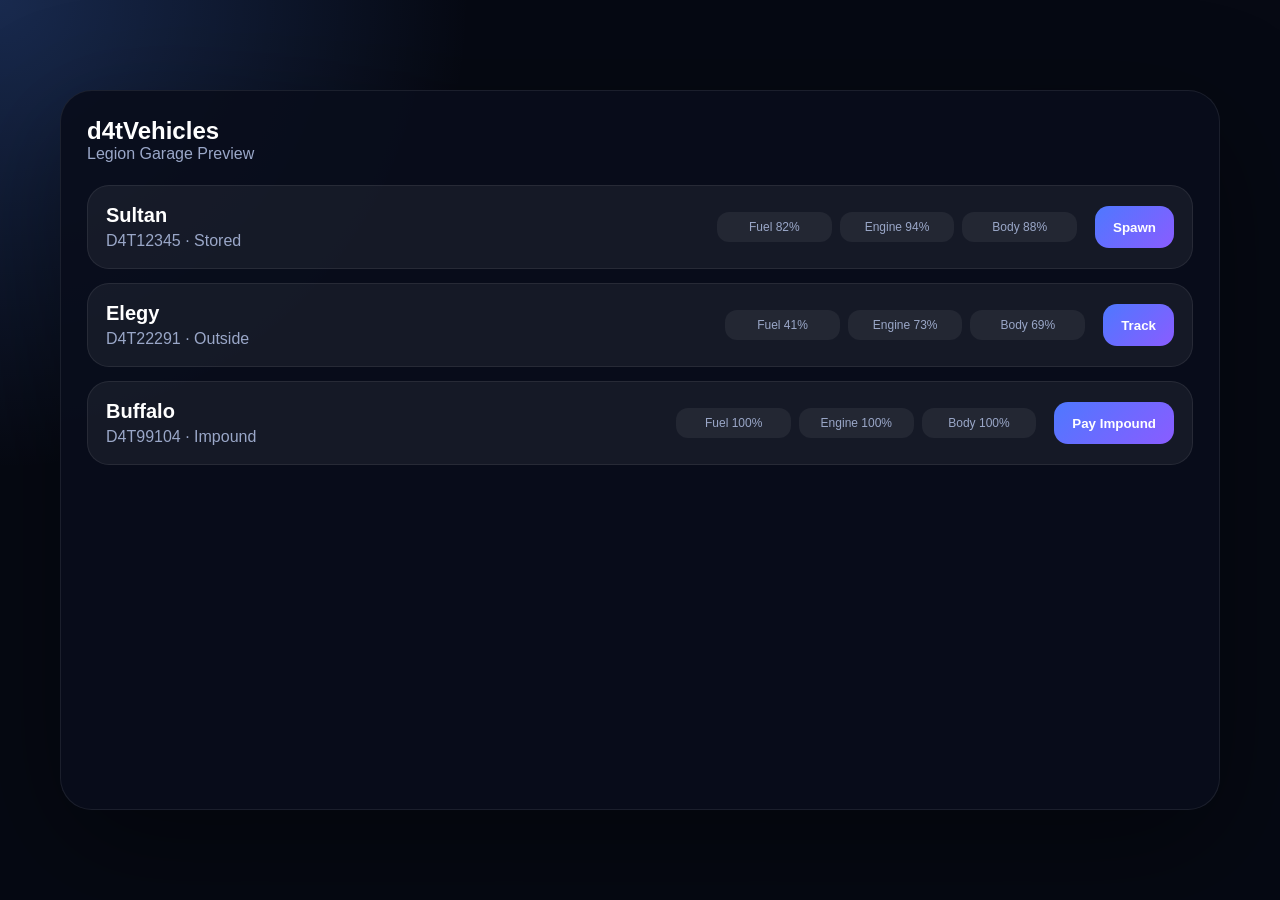
<file: web/preview.html>
<!doctype html>
<html lang="en">
<head>
<meta charset="utf-8">
<title>d4tVehicles Preview</title>
<link rel="stylesheet" href="style.css">
</head>
<body>
<main id="app">
    <section class="panel">
        <header>
            <div>
                <h1>d4tVehicles</h1>
                <p>Legion Garage Preview</p>
            </div>
        </header>

        <div class="vehicles">
            <div class="vehicle">
                <div><strong>Sultan</strong><span>D4T12345 · Stored</span></div>
                <div class="bars"><span>Fuel 82%</span><span>Engine 94%</span><span>Body 88%</span></div>
                <button>Spawn</button>
            </div>
            <div class="vehicle">
                <div><strong>Elegy</strong><span>D4T22291 · Outside</span></div>
                <div class="bars"><span>Fuel 41%</span><span>Engine 73%</span><span>Body 69%</span></div>
                <button>Track</button>
            </div>
            <div class="vehicle">
                <div><strong>Buffalo</strong><span>D4T99104 · Impound</span></div>
                <div class="bars"><span>Fuel 100%</span><span>Engine 100%</span><span>Body 100%</span></div>
                <button>Pay Impound</button>
            </div>
        </div>
    </section>
</main>
</body>
</html>
</file>
<file: web/style.css>
* {
    box-sizing: border-box;
}

body {
    margin: 0;
    overflow: hidden;
    font-family: Inter, Segoe UI, Arial, sans-serif;
    color: white;
    background: radial-gradient(circle at top left, rgba(80, 140, 255, 0.25), transparent 30%), #060913;
}

.hidden {
    display: none !important;
}

#app {
    width: 100vw;
    height: 100vh;
    display: grid;
    place-items: center;
}

.panel {
    width: 1160px;
    height: 720px;
    padding: 26px;
    border-radius: 32px;
    background: rgba(9, 14, 28, 0.92);
    border: 1px solid rgba(255,255,255,0.08);
    box-shadow: 0 35px 120px rgba(0,0,0,0.42);
}

header {
    display: flex;
    align-items: center;
    justify-content: space-between;
    margin-bottom: 22px;
}

h1,
p {
    margin: 0;
}

p,
.vehicle span {
    color: #9aa7c8;
}

button {
    height: 42px;
    padding: 0 18px;
    border: 0;
    border-radius: 14px;
    color: white;
    font-weight: 800;
    background: linear-gradient(135deg, #4e78ff, #8a5cff);
    cursor: pointer;
}

.vehicles {
    display: grid;
    gap: 14px;
    max-height: 610px;
    overflow: auto;
}

.vehicle {
    display: grid;
    grid-template-columns: 1fr 360px auto;
    align-items: center;
    gap: 18px;
    padding: 18px;
    border-radius: 22px;
    background: rgba(255,255,255,0.055);
    border: 1px solid rgba(255,255,255,0.075);
}

.vehicle strong {
    display: block;
    font-size: 20px;
    margin-bottom: 5px;
}

.bars {
    display: grid;
    grid-template-columns: repeat(3, 1fr);
    gap: 8px;
}

.bars span {
    padding: 8px 10px;
    border-radius: 12px;
    background: rgba(255,255,255,0.06);
    text-align: center;
    font-size: 12px;
}
</file>
